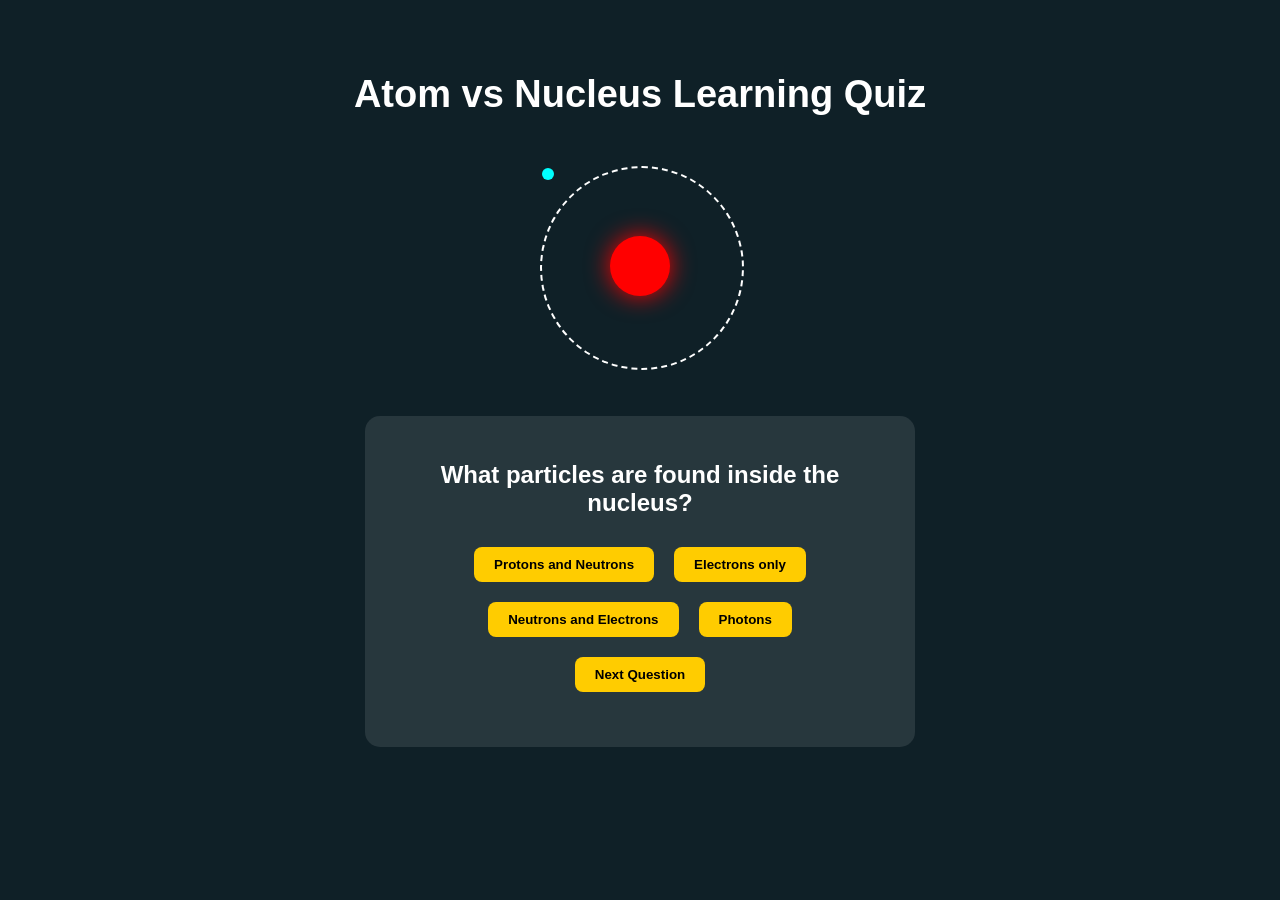
<file: page2.html>
<!DOCTYPE html>
<html>
<head>
<meta charset="UTF-8">
<title>Atom and Nucleus Interactive Quiz</title>

<style>

body{
font-family:Arial;
background:#0f2027;
color:white;
text-align:center;
padding:40px;
}

h1{
font-size:38px;
}

.visual{
margin:40px auto;
width:220px;
height:220px;
position:relative;
}

.nucleus{
width:60px;
height:60px;
background:red;
border-radius:50%;
position:absolute;
top:50%;
left:50%;
transform:translate(-50%,-50%);
box-shadow:0 0 25px red;
}

.orbit{
width:200px;
height:200px;
border:2px dashed white;
border-radius:50%;
position:absolute;
top:10px;
left:10px;
}

.electron{
width:12px;
height:12px;
background:cyan;
border-radius:50%;
position:absolute;
animation:spin 4s linear infinite;
}

@keyframes spin{
0%{transform:rotate(0deg) translateX(100px);}
100%{transform:rotate(360deg) translateX(100px);}
}

.quiz-box{
margin-top:30px;
background:rgba(255,255,255,0.1);
padding:25px;
border-radius:15px;
width:500px;
margin-left:auto;
margin-right:auto;
}

button{
margin:10px;
padding:10px 20px;
border:none;
border-radius:8px;
background:#ffcc00;
font-weight:bold;
cursor:pointer;
}

button:hover{
background:#ffd633;
}

#score{
margin-top:20px;
font-size:20px;
}

</style>
</head>

<body>

<h1>Atom vs Nucleus Learning Quiz</h1>

<div class="visual">

<div class="orbit">
<div class="electron"></div>
</div>

<div class="nucleus"></div>

</div>

<div class="quiz-box">

<h2 id="question"></h2>

<div id="answers"></div>

<div id="feedback"></div>

<button onclick="nextQuestion()">Next Question</button>

<div id="score"></div>

</div>

<script>

let questions=[

{
q:"What particles are found inside the nucleus?",
a:["Protons and Neutrons","Electrons only","Neutrons and Electrons","Photons"],
correct:0,
explain:"The nucleus contains protons (positive charge) and neutrons (neutral)."
},

{
q:"Why does the nucleus have a positive charge?",
a:["Because of electrons","Because of protons","Because of neutrons","Because of energy"],
correct:1,
explain:"Protons have positive charge, which makes the nucleus positive."
},

{
q:"What particle moves around the nucleus?",
a:["Electron","Proton","Neutron","Photon"],
correct:0,
explain:"Electrons move in energy regions around the nucleus."
},

{
q:"Why do atoms interact chemically?",
a:["Because of neutrons","Because of electron arrangement","Because of gravity","Because of temperature"],
correct:1,
explain:"Chemical behavior depends on electron arrangement."
},

{
q:"Where is most of the mass of an atom located?",
a:["Electron cloud","Nucleus","Orbit path","Energy shell"],
correct:1,
explain:"Protons and neutrons hold almost all atomic mass."
},

{
q:"Why do electrons stay near the nucleus?",
a:["Magnetic force","Gravity","Electrostatic attraction","Nuclear force"],
correct:2,
explain:"Positive nucleus attracts negative electrons."
},

{
q:"Which particle determines the element type?",
a:["Electron","Neutron","Proton","Photon"],
correct:2,
explain:"Number of protons defines the element."
},

{
q:"Why do neutrons exist in the nucleus?",
a:["To stabilize the nucleus","To attract electrons","To create electricity","To increase orbit speed"],
correct:0,
explain:"Neutrons reduce repulsion between protons."
},

{
q:"What force holds protons and neutrons together?",
a:["Gravity","Strong nuclear force","Magnetism","Friction"],
correct:1,
explain:"The strong nuclear force binds the nucleus."
},

{
q:"Why is the atom mostly empty space?",
a:["Electrons are tiny and far from nucleus","Atoms are hollow","Protons disappear","Electrons dissolve"],
correct:0,
explain:"The nucleus is tiny compared to electron distance."
}

]

let current=0
let score=0

function showQuestion(){

let q=questions[current]

document.getElementById("question").innerText=q.q

let answersHTML=""

q.a.forEach((choice,index)=>{
answersHTML+=`<button onclick="checkAnswer(${index})">${choice}</button>`
})

document.getElementById("answers").innerHTML=answersHTML

document.getElementById("feedback").innerHTML=""
}

function checkAnswer(index){

let q=questions[current]

if(index===q.correct){
score++
document.getElementById("feedback").innerHTML="<p style='color:lightgreen'>Correct! "+q.explain+"</p>"
}else{
document.getElementById("feedback").innerHTML="<p style='color:red'>Incorrect. "+q.explain+"</p>"
}

document.getElementById("score").innerText="Score: "+score
}

function nextQuestion(){

current++

if(current>=questions.length){
document.getElementById("question").innerText="Quiz Finished!"
document.getElementById("answers").innerHTML=""
document.getElementById("feedback").innerHTML="Final Score: "+score+" / "+questions.length
return
}

showQuestion()

}

showQuestion()

</script>

</body>
</html>
</file>
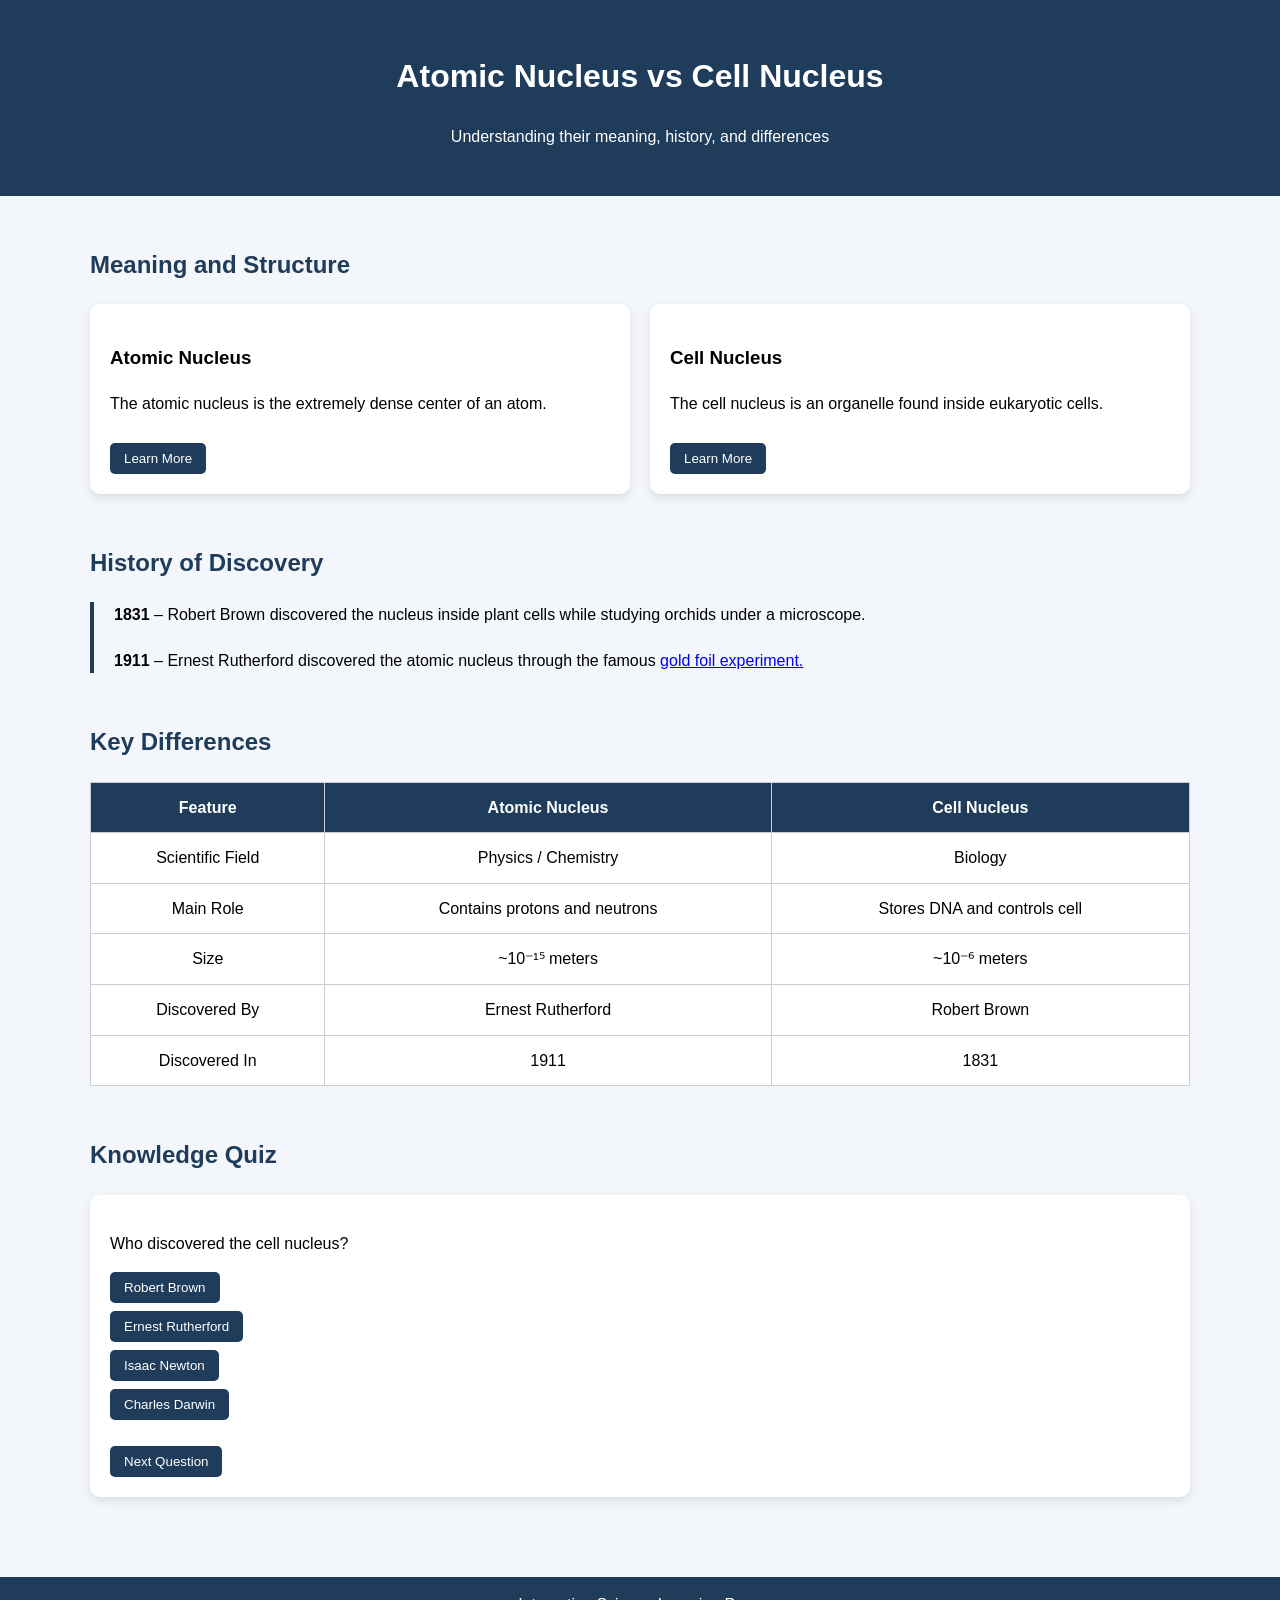
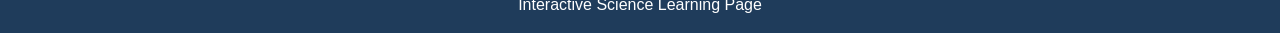
<file: page3.html>
<!DOCTYPE html>
<html lang="en">
<head>
<meta charset="UTF-8">
<meta name="viewport" content="width=device-width, initial-scale=1.0">

<title>Atomic Nucleus vs Cell Nucleus</title>

<style>

body{
font-family:Arial, sans-serif;
margin:0;
background:#f3f6fb;
line-height:1.6;
}

header{
background:#1f3c5b;
color:white;
text-align:center;
padding:30px;
}

.container{
max-width:1100px;
margin:auto;
padding:30px;
}

section{
margin-bottom:50px;
}

h2{
color:#1f3c5b;
}

.cards{
display:flex;
flex-wrap:wrap;
gap:20px;
}

.card{
background:white;
padding:20px;
border-radius:10px;
flex:1 1 300px;
box-shadow:0 4px 10px rgba(0,0,0,0.1);
}

button{
background:#1f3c5b;
color:white;
border:none;
padding:8px 14px;
margin-top:10px;
border-radius:5px;
cursor:pointer;
}

button:hover{
background:#2e5c8a;
}

.learnmore{
display:none;
background:#eef3f9;
padding:10px;
border-radius:5px;
margin-top:10px;
}

table{
width:100%;
border-collapse:collapse;
margin-top:20px;
background:white;
}

th,td{
border:1px solid #ccc;
padding:12px;
text-align:center;
}

th{
background:#1f3c5b;
color:white;
}

.timeline{
border-left:4px solid #1f3c5b;
padding-left:20px;
}

.event{
margin-bottom:20px;
}

.quiz{
background:white;
padding:20px;
border-radius:10px;
box-shadow:0 4px 10px rgba(0,0,0,0.1);
}

.answer{
display:block;
margin:8px 0;
}

.result{
font-weight:bold;
margin-top:10px;
}

footer{
background:#1f3c5b;
color:white;
text-align:center;
padding:15px;
}

</style>
</head>

<body>

<header>
<h1>Atomic Nucleus vs Cell Nucleus</h1>
<p>Understanding their meaning, history, and differences</p>
</header>

<div class="container">

<section>

<h2>Meaning and Structure</h2>

<div class="cards">

<div class="card">
<h3>Atomic Nucleus</h3>
<p>The atomic nucleus is the extremely dense center of an atom.</p>

<button onclick="toggle('atomicMore')">Learn More</button>

<div id="atomicMore" class="learnmore">
It contains protons and neutrons and holds almost all the mass of the atom. 
The particles are held together by the strong nuclear force.
</div>

</div>

<div class="card">
<h3>Cell Nucleus</h3>
<p>The cell nucleus is an organelle found inside eukaryotic cells.</p>

<button onclick="toggle('cellMore')">Learn More</button>

<div id="cellMore" class="learnmore">
It stores DNA and controls activities such as cell growth, protein production, 
and reproduction.
</div>

</div>

</div>

</section>


<section>

<h2>History of Discovery</h2>

<div class="timeline">

<div class="event">
<strong>1831</strong> – Robert Brown discovered the nucleus inside plant cells 
while studying orchids under a microscope.
</div>

<div class="event">
<strong>1911</strong> – Ernest Rutherford discovered the atomic nucleus 
through the famous <a href="https://chem.libretexts.org/Bookshelves/Introductory_Chemistry/Introductory_Chemistry_(CK-12)/04%3A_Atomic_Structure/4.14%3A_Gold_Foil_Experiment

">gold foil experiment.</a>
</div>

</div>

</section>


<section>

<h2>Key Differences</h2>

<table>

<tr>
<th>Feature</th>
<th>Atomic Nucleus</th>
<th>Cell Nucleus</th>
</tr>

<tr>
<td>Scientific Field</td>
<td>Physics / Chemistry</td>
<td>Biology</td>
</tr>

<tr>
<td>Main Role</td>
<td>Contains protons and neutrons</td>
<td>Stores DNA and controls cell</td>
</tr>

<tr>
<td>Size</td>
<td>~10⁻¹⁵ meters</td>
<td>~10⁻⁶ meters</td>
</tr>

<tr>
<td>Discovered By</td>
<td>Ernest Rutherford</td>
<td>Robert Brown</td>
</tr>

<tr>
<td>Discovered In</td>
<td>1911</td>
<td>1831</td>
</tr>

</table>

</section>


<section>

<h2>Knowledge Quiz</h2>

<div class="quiz">

<p id="question"></p>

<div id="answers"></div>

<p class="result" id="result"></p>

<button onclick="nextQuestion()">Next Question</button>

</div>

</section>

</div>

<footer>
Interactive Science Learning Page
</footer>

<script>

function toggle(id){
let x=document.getElementById(id);
x.style.display = x.style.display==="block" ? "none" : "block";
}

let questions=[

{
q:"Who discovered the cell nucleus?",
a:["Robert Brown","Ernest Rutherford","Isaac Newton","Charles Darwin"],
correct:0
},

{
q:"Who discovered the atomic nucleus?",
a:["Albert Einstein","Ernest Rutherford","Galileo","Robert Hooke"],
correct:1
},

{
q:"What does the cell nucleus contain?",
a:["Protons","DNA","Electrons","Energy"],
correct:1
},

{
q:"Which structure contains protons and neutrons?",
a:["Cell nucleus","Atomic nucleus","Mitochondria","Ribosome"],
correct:1
},

{
q:"Which nucleus controls cell activities?",
a:["Atomic nucleus","Cell nucleus"],
correct:1
}

]

let index=0;

function loadQuestion(){

document.getElementById("result").innerHTML="";

let q=questions[index];

document.getElementById("question").innerHTML=q.q;

let answersHTML="";

q.a.forEach((choice,i)=>{
answersHTML+=`<button class="answer" onclick="check(${i})">${choice}</button>`;
});

document.getElementById("answers").innerHTML=answersHTML;

}

function check(i){

let q=questions[index];

if(i===q.correct){
document.getElementById("result").innerHTML="Correct!";
}else{
document.getElementById("result").innerHTML="Incorrect.";
}

}

function nextQuestion(){

index++;

if(index>=questions.length){
index=0;
}

loadQuestion();

}

loadQuestion();

</script>

</body>
</html>
</file>
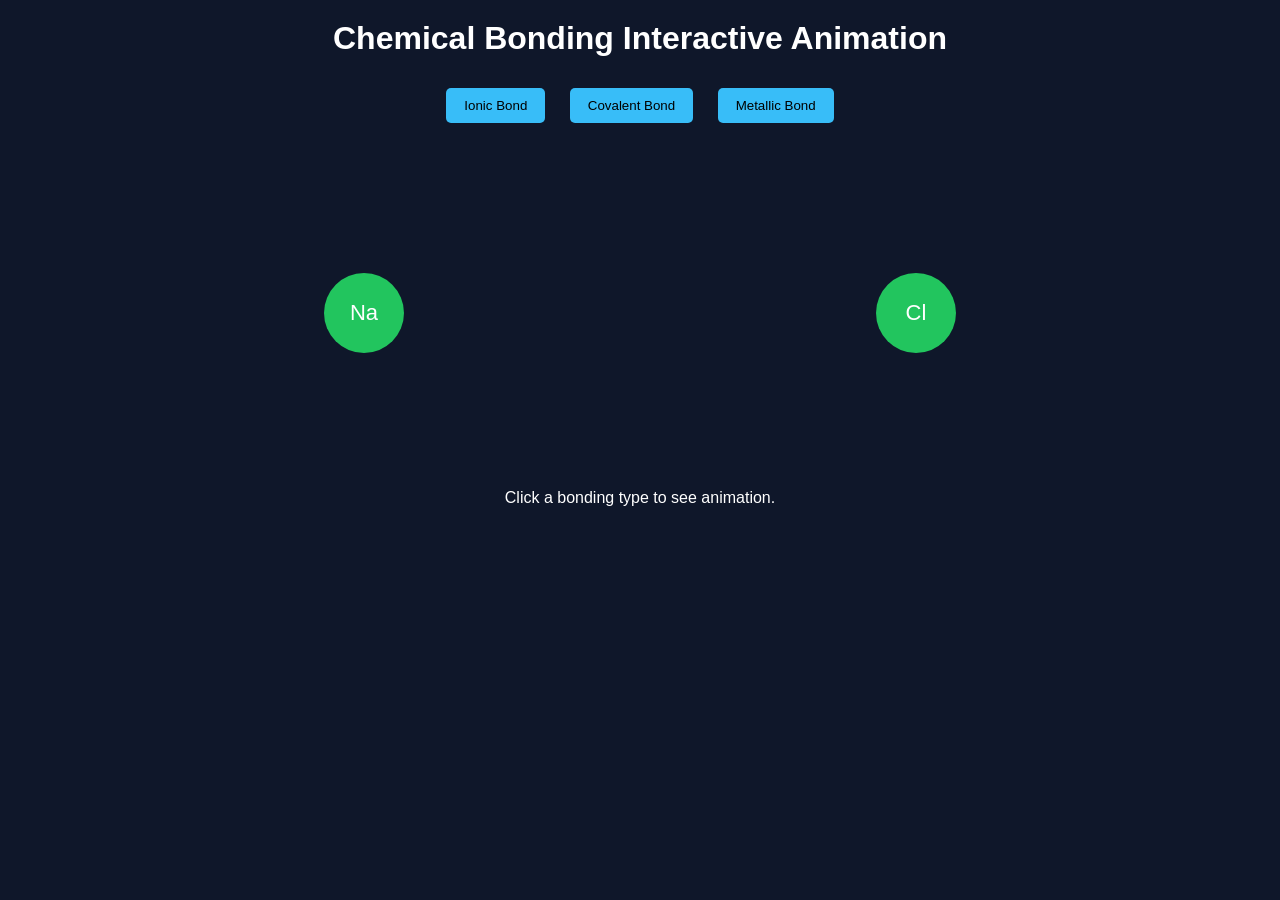
<file: page4.html>
<!DOCTYPE html>
<html lang="en">
<head>
<meta charset="UTF-8">
<meta name="viewport" content="width=device-width, initial-scale=1.0">
<title>Chemical Bonding Animation</title>
</head>
<style>
body{
background:#0f172a;
color:white;
font-family:Arial;
text-align:center;
}

h1{
margin-top:20px;
}

.controls button{
padding:10px 18px;
margin:10px;
border:none;
background:#38bdf8;
border-radius:5px;
cursor:pointer;
}

.scene{
position:relative;
height:300px;
margin-top:40px;
}

.atom{
width:80px;
height:80px;
border-radius:50%;
background:#22c55e;
display:flex;
align-items:center;
justify-content:center;
font-size:22px;
position:absolute;
top:100px;
transition:1s;
}

#atom1{
left:25%;
}

#atom2{
right:25%;
}

.electron{
width:20px;
height:20px;
background:#facc15;
border-radius:50%;
position:absolute;
top:130px;
left:28%;
opacity:0;
transition:1s;
}

.metal{
background:#94a3b8;
}

.shared{
background:#a855f7;
}
</style>
<body>

<h1>Chemical Bonding Interactive Animation</h1>

<div class="controls">
<button onclick="ionicBond()">Ionic Bond</button>
<button onclick="covalentBond()">Covalent Bond</button>
<button onclick="metallicBond()">Metallic Bond</button>
</div>

<div class="scene">

<div id="atom1" class="atom">Na</div>
<div id="atom2" class="atom">Cl</div>
<div id="electron" class="electron"></div>

</div>

<p id="info">Click a bonding type to see animation.</p>

<script>
  let atom1 = document.getElementById("atom1")
let atom2 = document.getElementById("atom2")
let electron = document.getElementById("electron")
let info = document.getElementById("info")

let metallicAnimation = null

function reset(){

if(metallicAnimation){
clearInterval(metallicAnimation)
}

electron.style.opacity = "0"
electron.style.left = "28%"

atom1.style.left = "25%"
atom2.style.right = "25%"

atom1.className = "atom"
atom2.className = "atom"

}

function ionicBond(){

reset()

atom1.innerText = "Na"
atom2.innerText = "Cl"

info.innerText = "Ionic Bond: Sodium transfers an electron to Chlorine."

electron.style.opacity = "1"

setTimeout(()=>{
electron.style.left = "65%"
},500)

}

function covalentBond(){

reset()

atom1.innerText = "H"
atom2.innerText = "H"

atom1.classList.add("shared")
atom2.classList.add("shared")

info.innerText = "Covalent Bond: Atoms share electrons."

setTimeout(()=>{
atom1.style.left = "40%"
atom2.style.right = "40%"
},300)

}

function metallicBond(){

reset()

atom1.innerText = "Fe"
atom2.innerText = "Fe"

atom1.classList.add("metal")
atom2.classList.add("metal")

info.innerText = "Metallic Bond: Electrons move freely between metal atoms."

electron.style.opacity = "1"

let pos = 30

metallicAnimation = setInterval(()=>{

pos += 5
if(pos > 70){pos = 30}

electron.style.left = pos + "%"

},100)

}
  function ionicBond(){

reset()

atom1.innerText = "Na"
atom2.innerText = "Cl"

info.innerHTML = `
<h2>Ionic Bond</h2>

<p><b>Why atoms bond:</b><br>
Atoms bond to become more stable by filling their outer electron shell. This follows the Octet Rule.</p>

<p><b>How ionic bonding works:</b><br>
One atom transfers an electron to another atom.</p>

<p><b>Example:</b><br>
Sodium (Na) loses 1 electron and becomes Na⁺.<br>
Chlorine (Cl) gains that electron and becomes Cl⁻.</p>

<p><b>Why they attract:</b><br>
Opposite charges attract, forming a strong electrostatic bond.</p>

<p><b>Properties:</b></p>
<ul>
<li>Forms crystals</li>
<li>High melting point</li>
<li>Conducts electricity when dissolved in water</li>
</ul>
`

electron.style.opacity = "1"

setTimeout(()=>{
electron.style.left = "65%"
},500)

}
  function covalentBond(){

reset()

atom1.innerText = "H"
atom2.innerText = "H"

info.innerHTML = `
<h2>Covalent Bond</h2>

<p><b>Why atoms bond:</b><br>
Atoms share electrons so both atoms can fill their outer shell.</p>

<p><b>How covalent bonding works:</b><br>
Instead of transferring electrons, atoms share them.</p>

<p><b>Example molecules:</b></p>
<ul>
<li>H₂ (Hydrogen)</li>
<li>H₂O (Water)</li>
<li>CO₂ (Carbon dioxide)</li>
</ul>

<p><b>Properties:</b></p>
<ul>
<li>Forms molecules</li>
<li>Lower melting points</li>
<li>Poor electrical conductivity</li>
</ul>
`

atom1.classList.add("shared")
atom2.classList.add("shared")

setTimeout(()=>{
atom1.style.left = "40%"
atom2.style.right = "40%"
},300)

}
  function metallicBond(){

reset()

atom1.innerText = "Fe"
atom2.innerText = "Fe"

info.innerHTML = `
<h2>Metallic Bond</h2>

<p><b>Why atoms bond:</b><br>
Metal atoms release their outer electrons easily.</p>

<p><b>How metallic bonding works:</b><br>
Electrons become free and move between atoms in a "sea of electrons".</p>

<p><b>Why metals conduct electricity:</b><br>
Because these free electrons can move throughout the metal.</p>

<p><b>Properties:</b></p>
<ul>
<li>Good electrical conductor</li>
<li>Good heat conductor</li>
<li>Malleable and ductile</li>
</ul>
`

atom1.classList.add("metal")
atom2.classList.add("metal")

electron.style.opacity = "1"

let pos = 30

metallicAnimation = setInterval(()=>{

pos += 5
if(pos > 70){pos = 30}

electron.style.left = pos + "%"

},100)

}
  </script>

</body>
</html>
</file>
